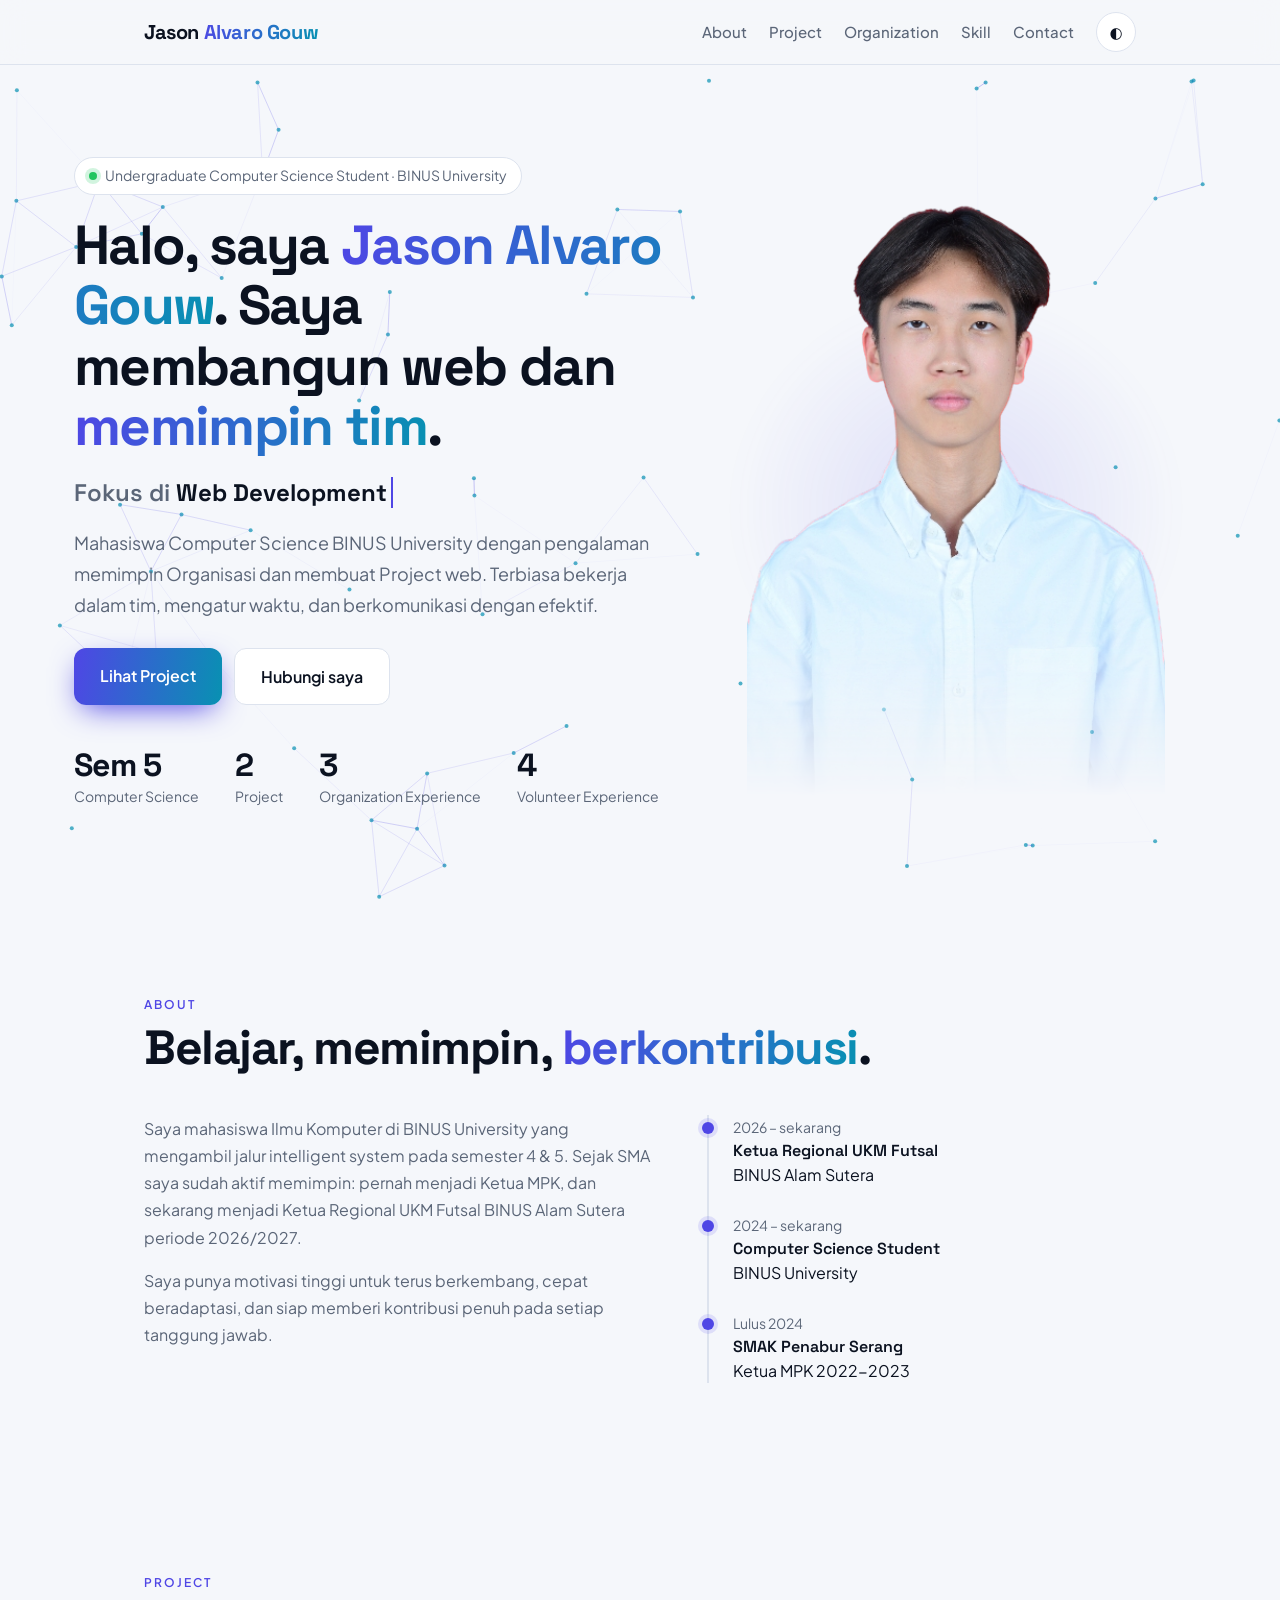
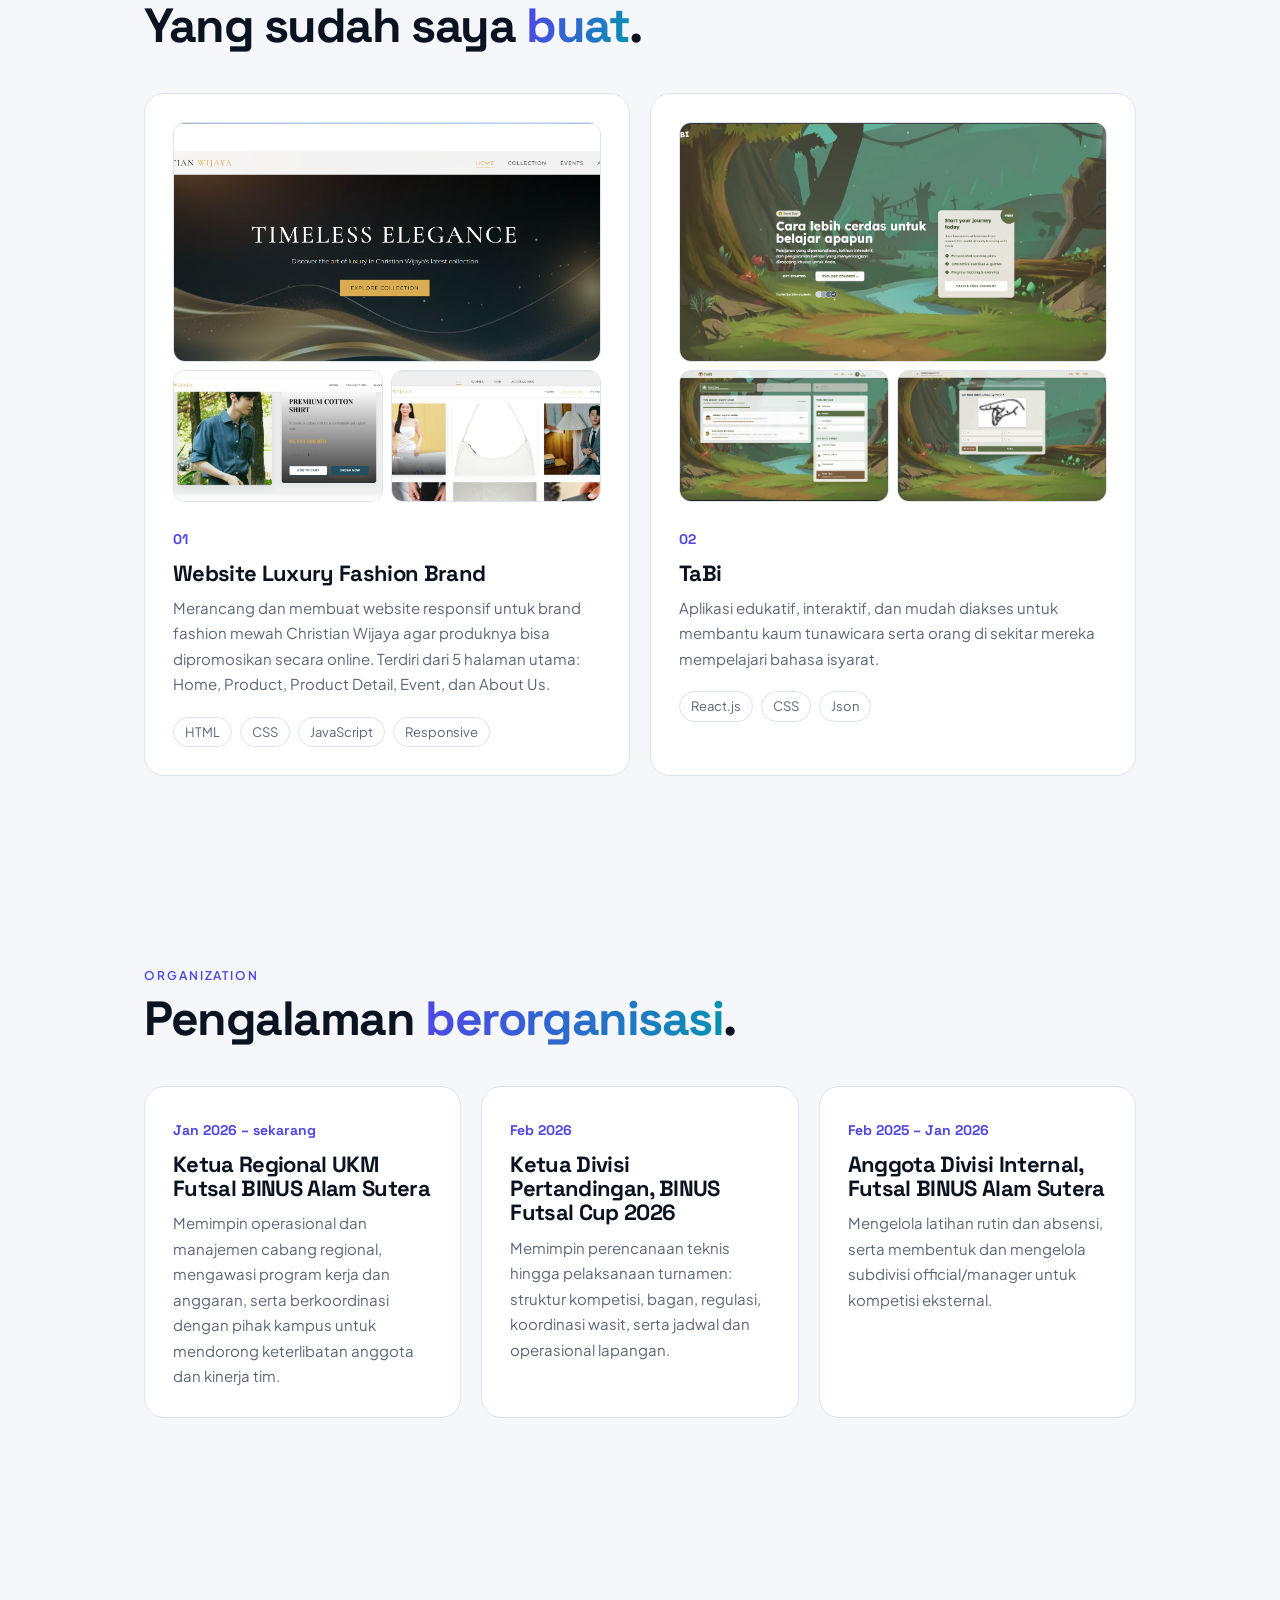
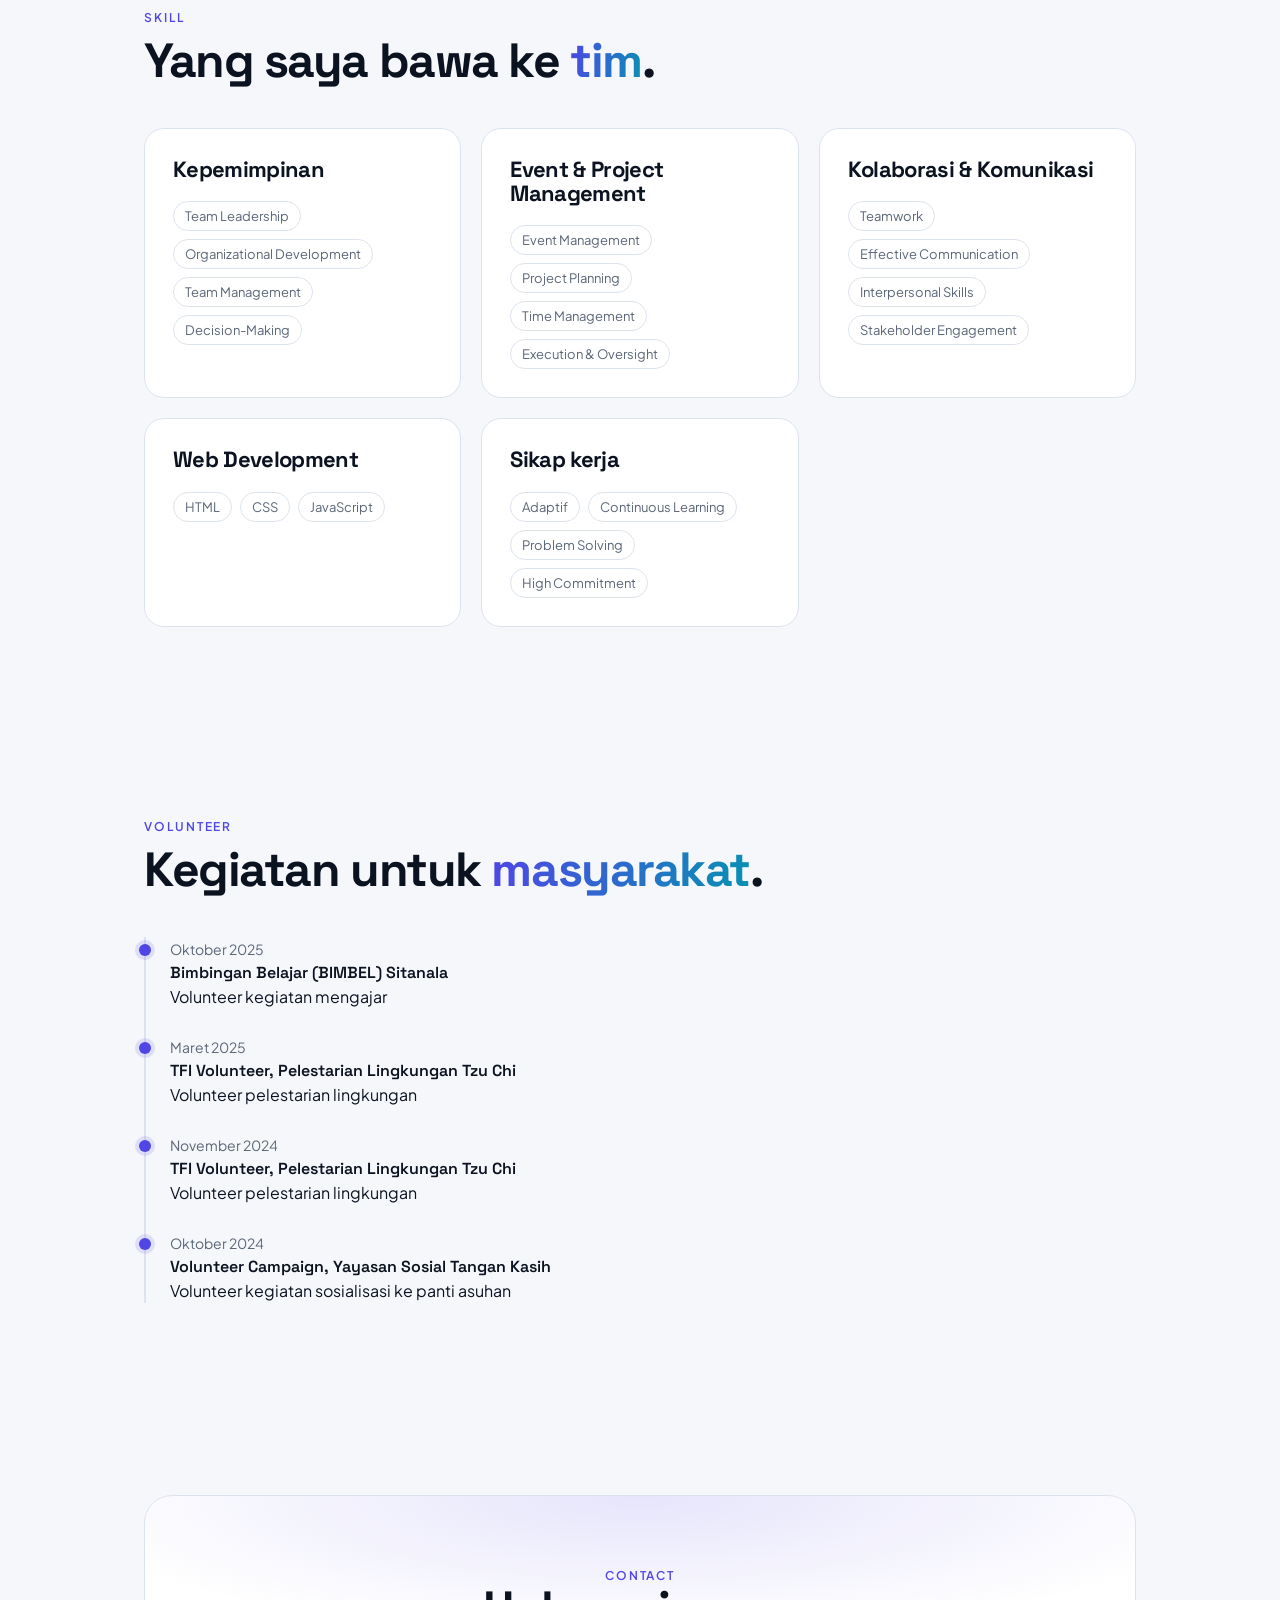
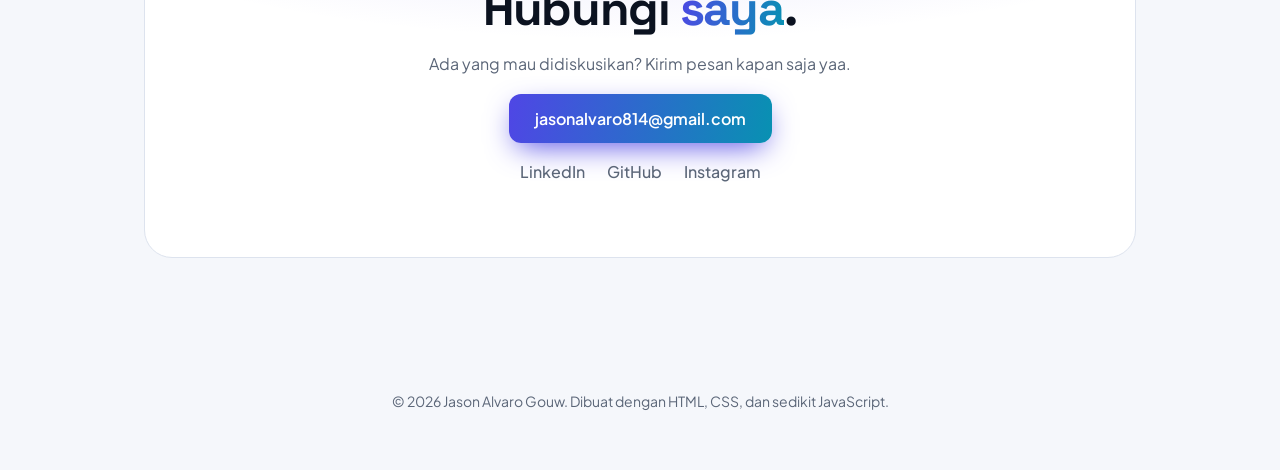
<file: index.html>
<!DOCTYPE html>
<html lang="id">
<head>
  <meta charset="utf-8">
  <meta name="viewport" content="width=device-width, initial-scale=1, viewport-fit=cover">

  <title>Portfolio Jason Alvaro Gouw</title>

  <link rel="preconnect" href="https://fonts.googleapis.com">
  <link rel="preconnect" href="https://fonts.gstatic.com" crossorigin>
  <link href="https://fonts.googleapis.com/css2?family=Plus+Jakarta+Sans:wght@400;500;600;700&family=Space+Grotesk:wght@500;600;700&display=swap" rel="stylesheet">

  <link rel="stylesheet" href="style.css">
</head>

<body>

  <header>
    <div class="wrap">
      <a class="logo" href="#top">Jason<span class="grad"> Alvaro Gouw</span></a>
      <nav>
        <a href="#About">About</a>
        <a href="#Project">Project</a>
        <a href="#Organization">Organization</a>
        <a href="#skill">Skill</a>
        <a href="#Contact">Contact</a>
        <button id="tg" aria-label="Ganti tema terang atau gelap">◐</button>
      </nav>
    </div>
  </header>

  <main id="top">

    <div class="hero">
      <canvas id="net" aria-hidden="true"></canvas>
      <div class="wrap hero-grid">

        <div class="hero-text">
          <span class="pill"><i></i>Undergraduate Computer Science Student · BINUS University</span>

          <h1>Halo, saya <span class="highlight">Jason Alvaro Gouw</span>. Saya membangun web dan <span class="grad">memimpin tim</span>.</h1>
          <div class="role">Fokus di <b id="ty"></b></div>

          <p class="lead">
            Mahasiswa Computer Science BINUS University dengan pengalaman memimpin Organisasi dan membuat
            Project web. Terbiasa bekerja dalam tim, mengatur waktu, dan berkomunikasi dengan efektif.
          </p>

          <div class="btns">
            <a class="btn p" href="#Project">Lihat Project</a>
            <a class="btn" href="#Contact">Hubungi saya</a>
          </div>

          <div class="stats">
            <div><strong>Sem 5</strong> Computer Science</div>
            <div><strong>2</strong>Project</div>
            <div><strong>3</strong>Organization Experience</div>
            <div><strong>4</strong>Volunteer Experience</div>
          </div>
        </div>

        <figure class="hero-photo">
          <img src="./img/foto.png" alt="Foto Jason Alvaro Gouw" width="400" height="500"
               onerror="this.parentElement.classList.add('no-img')">
          <span class="initials" aria-hidden="true">JA</span>
        </figure>

      </div>
    </div>


    <section id="About">
      <div class="wrap">
        <div class="eyebrow">About</div>
        <h2>Belajar, memimpin, <span class="grad">berkontribusi</span>.</h2>

        <div class="about rv">
          <div>
            <p>Saya mahasiswa Ilmu Komputer di BINUS University yang mengambil jalur intelligent system pada semester 4 & 5. Sejak SMA saya sudah aktif memimpin: pernah menjadi Ketua MPK, dan sekarang menjadi Ketua Regional UKM Futsal BINUS Alam Sutera periode 2026/2027.</p>
            <p>Saya punya motivasi tinggi untuk terus berkembang, cepat beradaptasi, dan siap memberi kontribusi penuh pada setiap tanggung jawab.</p>
          </div>

          <div class="tl">
            <div><small>2026 – sekarang</small><strong>Ketua Regional UKM Futsal</strong>BINUS Alam Sutera</div>
            <div><small>2024 – sekarang</small><strong>Computer Science Student</strong>BINUS University</div>
            <div><small>Lulus 2024</small><strong>SMAK Penabur Serang</strong>Ketua MPK 2022-2023</div>
          </div>
        </div>
      </div>
    </section>


    <section id="Project">
      <div class="wrap">
        <div class="eyebrow">Project</div>
        <h2>Yang sudah saya <span class="grad">buat</span>.</h2>

        <div class="grid">
          <article class="card rv">
            <div class="shots">
              <button class="shot" aria-label="Perbesar foto: Halaman Home website Christian Wijaya"><img src="img/fashion-1.png" alt="Halaman Home website Christian Wijaya" loading="lazy" onerror="this.parentElement.classList.add('no-img')"></button>
              <button class="shot" aria-label="Perbesar foto: Halaman Product website Christian Wijaya"><img src="img/fashion-2.png" alt="Halaman Product website Christian Wijaya" loading="lazy" onerror="this.parentElement.classList.add('no-img')"></button>
              <button class="shot" aria-label="Perbesar foto: Halaman Product Detail website Christian Wijaya"><img src="img/fashion-3.png" alt="Halaman Product Detail website Christian Wijaya" loading="lazy" onerror="this.parentElement.classList.add('no-img')"></button>
            </div>
            <span class="num">01</span>
            <h3>Website Luxury Fashion Brand</h3>
            <p>Merancang dan membuat website responsif untuk brand fashion mewah Christian Wijaya agar produknya bisa dipromosikan secara online. Terdiri dari 5 halaman utama: Home, Product, Product Detail, Event, dan About Us.</p>
            <div class="tags"><span>HTML</span><span>CSS</span><span>JavaScript</span><span>Responsive</span></div>
          </article>

          <article class="card rv">
            <div class="shots">
              <button class="shot" aria-label="Perbesar foto: Tampilan awal aplikasi TaBi"><img src="img/tabi-1.png" alt="Tampilan awal aplikasi TaBi" loading="lazy" onerror="this.parentElement.classList.add('no-img')"></button>
              <button class="shot" aria-label="Perbesar foto: Halaman belajar bahasa isyarat di TaBi"><img src="img/tabi-2.png" alt="Halaman belajar bahasa isyarat di TaBi" loading="lazy" onerror="this.parentElement.classList.add('no-img')"></button>
              <button class="shot" aria-label="Perbesar foto: Fitur interaktif di TaBi"><img src="img/tabi-3.png" alt="Fitur interaktif di TaBi" loading="lazy" onerror="this.parentElement.classList.add('no-img')"></button>
            </div>
            <span class="num">02</span>
            <h3>TaBi</h3>
            <p>Aplikasi edukatif, interaktif, dan mudah diakses untuk membantu kaum tunawicara serta orang di sekitar mereka mempelajari bahasa isyarat.</p>
            <div class="tags"><span>React.js</span><span>CSS</span><span>Json</span></div>
          </article>
        </div>
      </div>
    </section>


    <section id="Organization">
      <div class="wrap">
        <div class="eyebrow">Organization</div>
        <h2>Pengalaman <span class="grad">berorganisasi</span>.</h2>

        <div class="grid">
          <article class="card rv">
            <span class="num">Jan 2026 – sekarang</span>
            <h3>Ketua Regional UKM Futsal BINUS Alam Sutera</h3>
            <p>Memimpin operasional dan manajemen cabang regional, mengawasi program kerja dan anggaran, serta berkoordinasi dengan pihak kampus untuk mendorong keterlibatan anggota dan kinerja tim.</p>
          </article>

          <article class="card rv">
            <span class="num">Feb 2026</span>
            <h3>Ketua Divisi Pertandingan, BINUS Futsal Cup 2026</h3>
            <p>Memimpin perencanaan teknis hingga pelaksanaan turnamen: struktur kompetisi, bagan, regulasi, koordinasi wasit, serta jadwal dan operasional lapangan.</p>
          </article>

          <article class="card rv">
            <span class="num">Feb 2025 – Jan 2026</span>
            <h3>Anggota Divisi Internal, Futsal BINUS Alam Sutera</h3>
            <p>Mengelola latihan rutin dan absensi, serta membentuk dan mengelola subdivisi official/manager untuk kompetisi eksternal.</p>
          </article>
        </div>
      </div>
    </section>


    <section id="skill">
      <div class="wrap">
        <div class="eyebrow">Skill</div>
        <h2>Yang saya bawa ke <span class="grad">tim</span>.</h2>

        <div class="grid">
          <article class="card rv">
            <h3>Kepemimpinan</h3>
            <div class="tags"><span>Team Leadership</span><span>Organizational Development</span><span>Team Management</span><span>Decision-Making</span></div>
          </article>
          <article class="card rv">
            <h3>Event &amp; Project Management</h3>
            <div class="tags"><span>Event Management</span><span>Project Planning</span><span>Time Management</span><span>Execution &amp; Oversight</span></div>
          </article>
          <article class="card rv">
            <h3>Kolaborasi &amp; Komunikasi</h3>
            <div class="tags"><span>Teamwork</span><span>Effective Communication</span><span>Interpersonal Skills</span><span>Stakeholder Engagement</span></div>
          </article>
          <article class="card rv">
            <h3>Web Development</h3>
            <div class="tags"><span>HTML</span><span>CSS</span><span>JavaScript</span></div>
          </article>
          <article class="card rv">
            <h3>Sikap kerja</h3>
            <div class="tags"><span>Adaptif</span><span>Continuous Learning</span><span>Problem Solving</span><span>High Commitment</span></div>
          </article>
        </div>
      </div>
    </section>


    <section id="volunteer">
      <div class="wrap">
        <div class="eyebrow">Volunteer</div>
        <h2>Kegiatan untuk <span class="grad">masyarakat</span>.</h2>

        <div class="tl rv">
          <div><small>Oktober 2025</small><strong>Bimbingan Belajar (BIMBEL) Sitanala</strong>Volunteer kegiatan mengajar</div>
          <div><small>Maret 2025</small><strong>TFI Volunteer, Pelestarian Lingkungan Tzu Chi</strong>Volunteer pelestarian lingkungan</div>
          <div><small>November 2024</small><strong>TFI Volunteer, Pelestarian Lingkungan Tzu Chi</strong>Volunteer pelestarian lingkungan</div>
          <div><small>Oktober 2024</small><strong>Volunteer Campaign, Yayasan Sosial Tangan Kasih</strong>Volunteer kegiatan sosialisasi ke panti asuhan</div>
        </div>
      </div>
    </section>


    <section id="Contact">
      <div class="wrap">
        <div class="cta rv">
          <div class="eyebrow">Contact</div>
          <h2>Hubungi <span class="grad">saya</span>.</h2>
          <p>Ada yang mau didiskusikan? Kirim pesan kapan saja yaa.</p>

          <a class="btn p" href="mailto:jasonalvaro814@gmail.com">jasonalvaro814@gmail.com</a>

          <div class="soc">
            <a href="https://www.linkedin.com/in/jason-alvaro-gouw-096535320" target="_blank" rel="noopener">LinkedIn</a>
            <a href="https://github.com/jasonalvarogouw" target="_blank" rel="noopener">GitHub</a>
            <a href="https://instagram.com/jasonalvarogouw" target="_blank" rel="noopener">Instagram</a>
          </div>
        </div>
      </div>
    </section>

  </main>

  <footer>© 2026 Jason Alvaro Gouw. Dibuat dengan HTML, CSS, dan sedikit JavaScript.</footer>


  <div id="lb" class="lb" hidden role="dialog" aria-modal="true" aria-label="Foto diperbesar">
    <button class="lb-x" aria-label="Tutup">✕</button>
    <img alt="">
  </div>

  <script>
    var CONFIG = {
      typedWords: ['Web Development', 'Teamwork', 'Event Management', 'Adaptive'],
      typeSpeed: 75,
      deleteSpeed: 35,
      pauseAfterWord: 1400,
      netDensity: 16000,
      netLinkDistance: 130,
      netMouseDistance: 170
    };

    var reduceMotion = matchMedia('(prefers-reduced-motion: reduce)').matches;
    document.documentElement.classList.add('js');

    document.getElementById('tg').onclick = function () {
      var root = document.documentElement;
      var isDark = root.dataset.theme
        ? root.dataset.theme === 'dark'
        : matchMedia('(prefers-color-scheme: dark)').matches;
      root.dataset.theme = isDark ? 'light' : 'dark';
    };

    var observer = new IntersectionObserver(function (entries) {
      entries.forEach(function (entry) {
        if (!entry.isIntersecting) return;
        entry.target.classList.add('in');
        entry.target.querySelectorAll('.bar i').forEach(function (bar) {
          bar.style.width = bar.dataset.w + '%';
        });
        observer.unobserve(entry.target);
      });
    }, { threshold: 0.15 });

    document.querySelectorAll('.rv').forEach(function (el, i) {
      el.style.transitionDelay = (i % 3) * 90 + 'ms';
      observer.observe(el);
    });

    var wordIndex = 0, charIndex = 0, deleting = false;
    var typedEl = document.getElementById('ty');

    function typeLoop() {
      var word = CONFIG.typedWords[wordIndex];
      if (reduceMotion) { typedEl.textContent = word; return; }

      typedEl.textContent = word.slice(0, charIndex);

      if (!deleting && charIndex === word.length) {
        deleting = true;
        return setTimeout(typeLoop, CONFIG.pauseAfterWord);
      }
      if (deleting && charIndex === 0) {
        deleting = false;
        wordIndex = (wordIndex + 1) % CONFIG.typedWords.length;
      }
      charIndex += deleting ? -1 : 1;
      setTimeout(typeLoop, deleting ? CONFIG.deleteSpeed : CONFIG.typeSpeed);
    }
    typeLoop();

    document.querySelectorAll('.card').forEach(function (card) {
      card.addEventListener('pointermove', function (e) {
        var r = card.getBoundingClientRect();
        card.style.setProperty('--mx', (e.clientX - r.left) + 'px');
        card.style.setProperty('--my', (e.clientY - r.top) + 'px');
      });
    });

    var canvas = document.getElementById('net');
    var ctx = canvas.getContext('2d');
    var dots = [];
    var width, height;
    var mouse = { x: -999, y: -999 };
    var dpr = Math.min(devicePixelRatio || 1, 2);

    function cssVar(name) {
      return getComputedStyle(document.documentElement).getPropertyValue(name).trim();
    }

    function setupNet() {
      var rect = canvas.getBoundingClientRect();
      width = rect.width;
      height = rect.height;
      canvas.width = width * dpr;
      canvas.height = height * dpr;
      ctx.setTransform(dpr, 0, 0, dpr, 0, 0);

      var count = Math.round(width * height / CONFIG.netDensity);
      dots = [];
      for (var i = 0; i < count; i++) {
        dots.push({
          x: Math.random() * width,
          y: Math.random() * height,
          vx: (Math.random() - 0.5) * 0.35,
          vy: (Math.random() - 0.5) * 0.35
        });
      }
    }

    function drawNet() {
      var colorA = cssVar('--acc');
      var colorB = cssVar('--acc2');
      ctx.clearRect(0, 0, width, height);

      for (var i = 0; i < dots.length; i++) {
        var p = dots[i];

        if (!reduceMotion) {
          p.x += p.vx;
          p.y += p.vy;
          if (p.x < 0 || p.x > width)  p.vx *= -1;
          if (p.y < 0 || p.y > height) p.vy *= -1;
        }

        ctx.globalAlpha = 0.7;
        ctx.fillStyle = colorB;
        ctx.beginPath();
        ctx.arc(p.x, p.y, 2, 0, 6.3);
        ctx.fill();

        for (var j = i + 1; j < dots.length; j++) {
          var q = dots[j];
          var d = Math.hypot(p.x - q.x, p.y - q.y);
          if (d < CONFIG.netLinkDistance) {
            ctx.globalAlpha = (1 - d / CONFIG.netLinkDistance) * 0.35;
            ctx.strokeStyle = colorA;
            ctx.beginPath();
            ctx.moveTo(p.x, p.y);
            ctx.lineTo(q.x, q.y);
            ctx.stroke();
          }
        }

        var dm = Math.hypot(p.x - mouse.x, p.y - mouse.y);
        if (dm < CONFIG.netMouseDistance) {
          ctx.globalAlpha = (1 - dm / CONFIG.netMouseDistance) * 0.8;
          ctx.strokeStyle = colorB;
          ctx.beginPath();
          ctx.moveTo(p.x, p.y);
          ctx.lineTo(mouse.x, mouse.y);
          ctx.stroke();
        }
      }

      ctx.globalAlpha = 1;
      if (!reduceMotion) requestAnimationFrame(drawNet);
    }

    var heroEl = canvas.parentElement;
    heroEl.addEventListener('pointermove', function (e) {
      var r = canvas.getBoundingClientRect();
      mouse.x = e.clientX - r.left;
      mouse.y = e.clientY - r.top;
    });
    heroEl.addEventListener('pointerleave', function () { mouse.x = mouse.y = -999; });

    setupNet();
    drawNet();
    addEventListener('resize', function () { setupNet(); if (reduceMotion) drawNet(); });

    var lb = document.getElementById('lb');
    var lbImg = lb.querySelector('img');
    function closeLb() { lb.hidden = true; lbImg.removeAttribute('src'); }
    document.addEventListener('click', function (e) {
      var s = e.target.closest('.shot');
      if (s && !s.classList.contains('no-img')) {
        var img = s.querySelector('img');
        lbImg.src = img.currentSrc || img.src;
        lbImg.alt = img.alt;
        lb.hidden = false;
        lb.querySelector('.lb-x').focus();
      } else if (e.target.closest('#lb')) {
        closeLb();
      }
    });
    addEventListener('keydown', function (e) { if (e.key === 'Escape' && !lb.hidden) closeLb(); });
  </script>
</body>
</html>
</file>
<file: style.css>
:root {
  --bg:   #F5F7FB; 
  --ink:  #0B1220;  
  --mute: #5B6678;  
  --line: #DDE3EE;  
  --surf: #FFFFFF;  
  --acc:  #4F46E5;   
  --acc2: #0891B2;  
  --glow: rgba(79, 70, 229, .14);
  --hbg:  rgba(245, 247, 251, .8); 

  box-sizing: border-box;
  padding-top: env(safe-area-inset-top, 0px);
  padding-bottom: env(safe-area-inset-bottom, 0px);
}

@media (prefers-color-scheme: dark) {
  :root:not([data-theme="light"]) {
    --bg: #070B14;  --ink: #E8EDF7;  --mute: #8F9BB3;  --line: #1F2A3D;
    --surf: #0E1524;  --acc: #8B8CFF;  --acc2: #22D3EE;
    --glow: rgba(139, 140, 255, .18);  --hbg: rgba(7, 11, 20, .75);
  }
}

:root[data-theme="dark"] {
  --bg: #070B14;  --ink: #E8EDF7;  --mute: #8F9BB3;  --line: #1F2A3D;
  --surf: #0E1524;  --acc: #8B8CFF;  --acc2: #22D3EE;
  --glow: rgba(139, 140, 255, .18);  --hbg: rgba(7, 11, 20, .75);
}

html {
  scroll-behavior: smooth;
  scroll-padding-top: calc(72px + env(safe-area-inset-top, 0px));
}
* { box-sizing: border-box; }

body {
  margin: 0;
  background: var(--bg);
  color: var(--ink);
  font: 16px/1.7 "Plus Jakarta Sans", system-ui, sans-serif;
  overflow-x: hidden;
}

body::before {
  content: "";
  position: fixed;
  inset: 0 0 auto;
  height: env(safe-area-inset-top, 0px);
  background: var(--hbg);
  backdrop-filter: blur(12px);
  -webkit-backdrop-filter: blur(12px);
  z-index: 30;
}

h1, h2, h3 {
  font-family: 'Space Grotesk', system-ui, sans-serif;
  margin: 0;
  line-height: 1.1;
  letter-spacing: -0.03em;
}

a { color: inherit; }
:focus-visible { outline: 2px solid var(--acc); outline-offset: 3px; border-radius: 4px; }

.wrap { max-width: 1040px; margin: 0 auto; padding: 0 24px; }

.grad, .highlight {
  background: linear-gradient(100deg, var(--acc), var(--acc2));
  -webkit-background-clip: text;
  background-clip: text;
  color: transparent;
}

.btn {
  padding: 14px 26px;
  border-radius: 12px;
  font-weight: 600;
  font-family: "Plus Jakarta Sans", sans-serif;
  text-decoration: none;
  border: 1px solid var(--line);
  background: var(--surf);
  transition: transform .2s, box-shadow .2s;
}
.btn:hover { transform: translateY(-2px); }
.btn.p {
  background: linear-gradient(100deg, var(--acc), var(--acc2));
  color: #fff;
  border: 0;
  box-shadow: 0 10px 30px -8px var(--acc);
}


header {
  position: sticky;
  top: env(safe-area-inset-top, 0px);
  z-index: 20;
  background: var(--hbg);
  backdrop-filter: blur(12px);
  -webkit-backdrop-filter: blur(12px);
  border-bottom: 1px solid var(--line);
}
header .wrap { display: flex; align-items: center; justify-content: space-between; height: 64px; gap: 12px; }
.logo { font: 700 20px 'Space Grotesk', sans-serif; text-decoration: none; letter-spacing: -0.02em; }

nav { display: flex; align-items: center; gap: 22px; font-weight: 500; font-size: 15px; }
nav a { text-decoration: none; color: var(--mute); transition: color .2s; }
nav a:hover { color: var(--ink); }

#tg {
  all: unset;
  cursor: pointer;
  width: 38px;
  height: 38px;
  border-radius: 50%;
  border: 1px solid var(--line);
  display: grid;
  place-items: center;
  background: var(--surf);
}
@media (max-width: 640px) { nav a { display: none; } }


.hero { position: relative; min-height: calc(100vh - 64px); display: flex; align-items: center; overflow: hidden; }
#net  { position: absolute; inset: 0; width: 100%; height: 100%; }
.hero .wrap { position: relative; padding-top: 40px; padding-bottom: 40px; }

.pill {
  display: inline-flex;
  align-items: center;
  gap: 8px;
  border: 1px solid var(--line);
  background: var(--surf);
  padding: 6px 14px;
  border-radius: 99px;
  font-size: 14px;
  color: var(--mute);
}
.pill i { width: 8px; height: 8px; border-radius: 50%; background: #22C55E; box-shadow: 0 0 0 4px rgba(34, 197, 94, .2); }

.hero h1 {
  font-size: clamp(32px, 4.3vw, 56px);
  font-weight: 700;
  margin: 20px 0 0;
  max-width: 20ch;
}
.role {
  font: 600 clamp(18px, 2.5vw, 24px) 'Space Grotesk', sans-serif;
  margin-top: 20px;
  min-height: 1.4em;
  color: var(--mute);
}
.role b {
  color: var(--ink);
  border-right: 2px solid var(--acc);
  padding-right: 4px;
  animation: blink 1s steps(1) infinite;
}
.hero p.lead { max-width: 52ch; color: var(--mute); font-size: 18px; margin: 18px 0 0; }

.btns  { display: flex; gap: 12px; flex-wrap: wrap; margin-top: 28px; }
.stats { display: flex; gap: 36px; flex-wrap: wrap; margin-top: 40px; }
.stats div { font-size: 14px; color: var(--mute); }
.stats strong { display: block; font: 700 32px 'Space Grotesk', sans-serif; color: var(--ink); letter-spacing: -0.02em; }


.hero .wrap.hero-grid { max-width: 1180px; display: grid; grid-template-columns: 1.15fr 1fr; gap: 24px; align-items: center; }

.hero-photo {
  position: relative;
  margin: 0;
  width: 100%;
  max-width: 500px;
  justify-self: end;
  aspect-ratio: 4 / 5;
}
.hero-photo::before {    
  content: "";
  position: absolute;
  inset: 8% -10% 0;
  background: radial-gradient(closest-side, var(--glow), transparent 75%);
  filter: blur(10px);
}
.hero-photo img {
  position: relative;
  display: block;
  width: 100%;
  height: 100%;
  object-fit: contain;
  object-position: center bottom;
  -webkit-mask-image: linear-gradient(to bottom, #000 72%, transparent 100%);
  mask-image: linear-gradient(to bottom, #000 72%, transparent 100%);
}
.hero-photo .initials { display: none; }

.hero-photo.no-img img { display: none; }
.hero-photo.no-img .initials {
  display: grid;
  place-items: center;
  position: absolute;
  inset: 0;
  font: 700 110px 'Space Grotesk', sans-serif;
  background: linear-gradient(135deg, var(--acc), var(--acc2));
  -webkit-background-clip: text;
  background-clip: text;
  color: transparent;
}

@media (max-width: 860px) {
  .hero .wrap.hero-grid { grid-template-columns: 1fr; gap: 24px; }
  .hero-photo { order: -1; max-width: 240px; justify-self: start; }
}


section { padding: 96px 0; }
.eyebrow { font: 600 12px "Plus Jakarta Sans", sans-serif; letter-spacing: .16em; text-transform: uppercase; color: var(--acc); }
h2 { font-size: clamp(30px, 4.5vw, 48px); margin: 10px 0 40px; font-weight: 700; }


.about { display: grid; grid-template-columns: 1.2fr 1fr; gap: 48px; }
.about p { margin: 0 0 16px; color: var(--mute); }
@media (max-width: 760px) { .about { grid-template-columns: 1fr; } }

.tl { border-left: 2px solid var(--line); padding-left: 24px; display: grid; gap: 26px; }
.tl div { position: relative; line-height: 1.5; }
.tl div::before {
  content: "";
  position: absolute;
  left: -31px;
  top: 7px;
  width: 12px;
  height: 12px;
  border-radius: 50%;
  background: var(--acc);
  box-shadow: 0 0 0 4px var(--glow);
}
.tl small { color: var(--mute); font-size: 14px; }
.tl strong { display: block; font-family: 'Space Grotesk', sans-serif; font-weight: 600; }


.grid { display: grid; grid-template-columns: repeat(auto-fit, minmax(290px, 1fr)); gap: 20px; }

.card {
  position: relative;
  border: 1px solid var(--line);
  background: var(--surf);
  border-radius: 20px;
  padding: 28px;
  overflow: hidden;
  transition: transform .25s, border-color .25s;
  --mx: 50%;  --my: 0%;
}
.card::before {
  content: "";
  position: absolute;
  inset: 0;
  background: radial-gradient(320px circle at var(--mx) var(--my), var(--glow), transparent 70%);
  opacity: 0;
  transition: opacity .25s;
}
.card:hover { transform: translateY(-6px); border-color: var(--acc); }
.card:hover::before { opacity: 1; }
.card > * { position: relative; }

.num { font: 700 14px 'Space Grotesk', sans-serif; color: var(--acc); }
.card h3 { font-size: 22px; font-weight: 700; margin: 14px 0 10px; }
.card .num + h3 { margin-top: 10px; }
.card > h3:first-child { margin-top: 0; }
.card p { color: var(--mute); margin: 0; font-size: 15px; }

.tags { display: flex; flex-wrap: wrap; gap: 8px; margin: 20px 0 0; }
.tags span { font-size: 13px; padding: 3px 11px; border-radius: 99px; border: 1px solid var(--line); color: var(--mute); }

.links a { font-weight: 600; font-size: 15px; color: var(--acc); text-decoration: none; margin-right: 18px; }
.links a:hover { text-decoration: underline; }


.shots { display: grid; grid-template-columns: 1fr 1fr; gap: 8px; margin: 0 0 22px; }
.shot {
  all: unset;
  display: block;
  box-sizing: border-box;
  position: relative;
  overflow: hidden;
  cursor: zoom-in;
  border-radius: 12px;
  border: 1px solid var(--line);
  background: var(--bg);
  aspect-ratio: 16 / 10;
}
.shot:first-child { grid-column: 1 / -1; aspect-ratio: 16 / 9; }
.shot:focus-visible { outline: 2px solid var(--acc); outline-offset: 2px; }
.shot img { display: block; width: 100%; height: 100%; object-fit: cover; object-position: top; transition: transform .4s; }
.shot:hover img { transform: scale(1.05); }

.shot.no-img { cursor: default; border-style: dashed; }
.shot.no-img img { display: none; }
.shot.no-img::after {
  content: "Foto belum ditambahkan";
  position: absolute;
  inset: 0;
  display: grid;
  place-items: center;
  padding: 8px;
  text-align: center;
  font-size: 12px;
  color: var(--mute);
}

.lb { position: fixed; inset: 0; z-index: 100; display: grid; place-items: center; padding: 24px; background: rgba(3, 6, 12, .88); cursor: zoom-out; }
.lb[hidden] { display: none; }
.lb img { max-width: 100%; max-height: 100%; border-radius: 14px; box-shadow: 0 30px 80px rgba(0, 0, 0, .6); }
.lb-x {
  all: unset;
  position: absolute;
  top: calc(16px + env(safe-area-inset-top, 0px));
  right: 16px;
  width: 40px;
  height: 40px;
  display: grid;
  place-items: center;
  border-radius: 50%;
  background: rgba(255, 255, 255, .14);
  color: #fff;
  cursor: pointer;
}
.lb-x:focus-visible { outline: 2px solid #fff; }


.skills { display: grid; grid-template-columns: 1fr 1fr; gap: 0 56px; }
@media (max-width: 760px) { .skills { grid-template-columns: 1fr; } }

.skill { margin-bottom: 22px; }
.skill .top { display: flex; justify-content: space-between; font-weight: 500; margin-bottom: 8px; }
.skill .top span { color: var(--mute); font-size: 14px; }
.bar { height: 8px; border-radius: 99px; background: var(--line); overflow: hidden; }
.bar i {
  display: block;
  height: 100%;
  width: 0;
  border-radius: 99px;
  background: linear-gradient(90deg, var(--acc), var(--acc2));
  transition: width 1.2s cubic-bezier(.2, .8, .2, 1);
}


.cta {
  text-align: center;
  border: 1px solid var(--line);
  border-radius: 28px;
  padding: 72px 24px;
  background: var(--surf);
  position: relative;
  overflow: hidden;
}
.cta::before { content: ""; position: absolute; inset: -40% -10% auto; height: 80%; background: radial-gradient(closest-side, var(--glow), transparent); }
.cta > * { position: relative; }
.cta h2 { margin: 0 0 14px; }
.cta p { color: var(--mute); margin: 0 auto 28px; max-width: 46ch; }

.soc { margin-top: 26px; display: flex; gap: 22px; justify-content: center; flex-wrap: wrap; }
.soc a { color: var(--mute); text-decoration: none; font-weight: 500; }
.soc a:hover { color: var(--acc); }

footer { padding: 36px 0 56px; text-align: center; color: var(--mute); font-size: 14px; }


@keyframes blink { 50% { border-color: transparent; } }

.js .rv { opacity: 0; transform: translateY(28px); transition: opacity .7s, transform .7s; }
.js .rv.in { opacity: 1; transform: none; }

@media (prefers-reduced-motion: reduce) {
  * { animation: none !important; transition: none !important; }
  .js .rv { opacity: 1; transform: none; }
  html { scroll-behavior: auto; }
}
</file>
